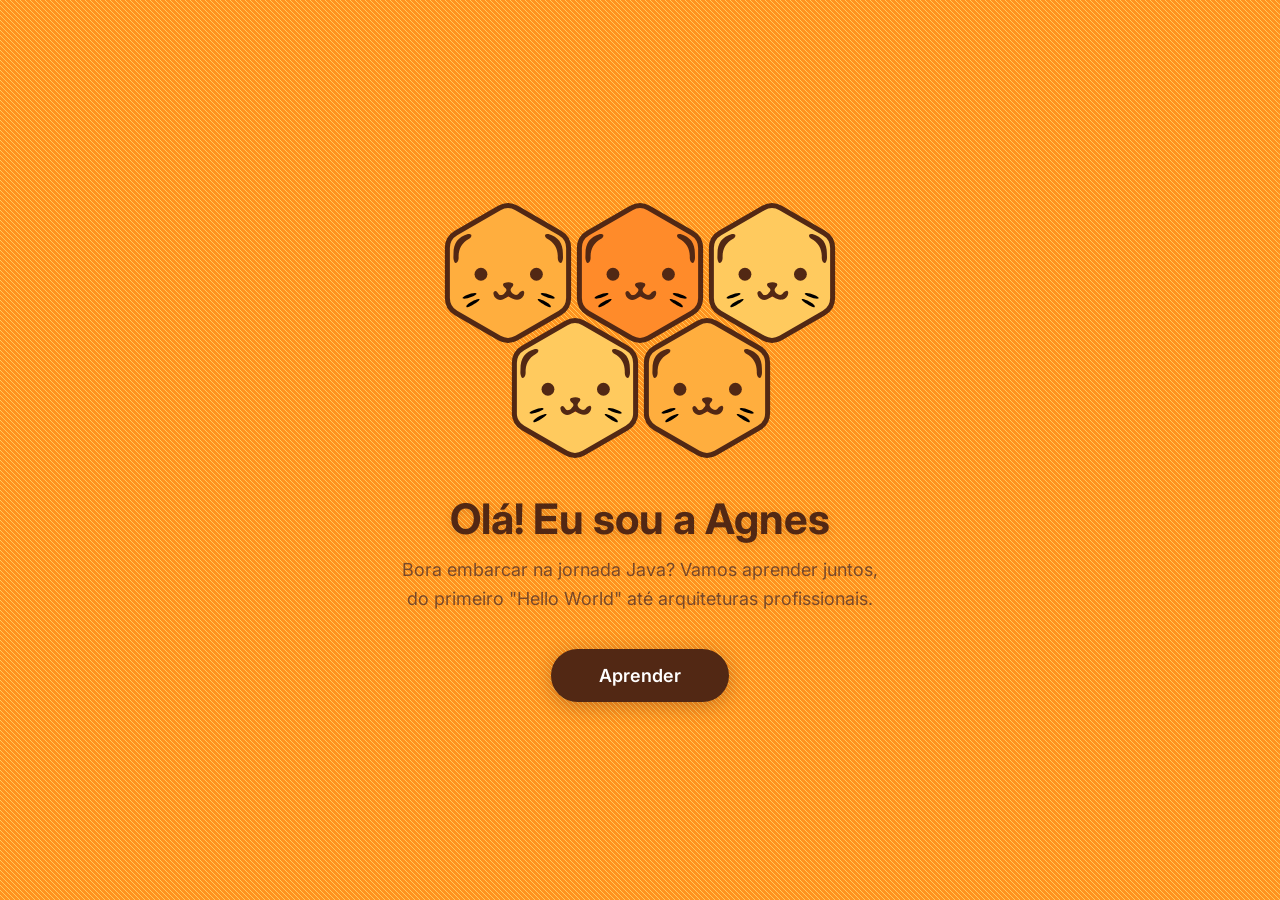
<file: src/main/resources/static/welcome.html>
<!DOCTYPE html>
<html lang="pt-BR">

<head>
    <meta charset="UTF-8">
    <meta name="viewport" content="width=device-width, initial-scale=1.0">
    <meta name="description" content="Agnes - Sua mentora de Java, do júnior ao pleno">
    <title>Agnes</title>
    <link rel="preconnect" href="https://fonts.googleapis.com">
    <link rel="preconnect" href="https://fonts.gstatic.com" crossorigin>
    <link href="https://fonts.googleapis.com/css2?family=Inter:wght@300;400;500;600;700&display=swap" rel="stylesheet">
    <link rel="icon" type="image/svg+xml" href="favicon.svg">
    <style>
        /* Layout */
        * {
            margin: 0;
            padding: 0;
            box-sizing: border-box;
        }

        body {
            background-image: url("data:image/svg+xml;utf8,%3Csvg version='1.1' xmlns='http://www.w3.org/2000/svg' xmlns:xlink='http://www.w3.org/1999/xlink' width='5' height='5' style='background%2Dcolor:hsl(31,100%,56%);'%3E%3Cline x2='5' y2='5' stroke='hsl(40,100%,68%)' /%3E%3C/svg%3E");
            font-family: 'Inter', sans-serif;
            min-height: 100vh;
            display: flex;
            flex-direction: column;
            align-items: center;
            justify-content: center;
            overflow: hidden;
        }

        svg {
            width: 150px;
            overflow: visible;
            pointer-events: none;
        }

        .a {
            display: grid;
            grid-template-columns: 217px;
            grid-template-rows: 115px;
        }

        .b {
            display: grid;
            width: 415px;
            height: 265px;
            grid-template-columns: repeat(3, 132px);
            grid-template-rows: 115px;
            position: relative;
            margin: 0 auto;
        }

        svg.used {
            display: block;
            justify-self: start;
        }

        svg:nth-of-type(2) {
            justify-self: end;
        }

        /* SVG root */
        #root {
            position: absolute;
            width: 1px;
            left: -100em;
        }

        .theHex {
            pointer-events: all;
        }

        #theHex {
            stroke: #522814;
            stroke-width: 5px;
        }

        use {
            transition: transform 0.3s ease-out;
        }

        .use_lb {
            transform-origin: 47px 101px;
        }

        .use_lt {
            transform-origin: 44px 96px;
        }

        .use_rb {
            transform-origin: 105px 101px;
        }

        .use_rt {
            transform-origin: 108px 96px;
        }

        .use_eyes {
            transform-origin: 104px 76px;
        }

        .theHex~use {
            pointer-events: none;
        }

        .theHex:hover~.use_lb,
        .theHex:hover~.use_lt {
            transform: rotate(25deg);
        }

        .theHex:hover~.use_rb,
        .theHex:hover~.use_rt {
            transform: rotate(-25deg);
        }

        .theHex:hover~.use_eyes {
            transform: scaleY(0.5);
        }

        #snout,
        #ears,
        #wiskers,
        #eyes {
            fill: #522814;
        }

        .tongue {
            fill: hsla(0, 100%, 50%, .5);
        }

        /* conteudo de boas vindas */
        .welcome-container {
            text-align: center;
            position: relative;
            z-index: 2;
        }

        .welcome-intro {
            margin-top: 30px;
            padding: 0 20px;
        }

        .welcome-intro h1 {
            font-size: 42px;
            font-weight: 700;
            color: #522814;
            margin-bottom: 12px;
            text-shadow: 0 2px 8px rgba(82, 40, 20, 0.15);
        }

        .welcome-intro p {
            font-size: 18px;
            color: #7a4a2a;
            max-width: 500px;
            margin: 0 auto 36px;
            line-height: 1.6;
            font-weight: 400;
        }

        .btn-aprender {
            display: inline-block;
            padding: 16px 48px;
            font-size: 18px;
            font-weight: 600;
            font-family: 'Inter', sans-serif;
            color: #fff;
            background: #522814;
            border: none;
            border-radius: 50px;
            cursor: pointer;
            text-decoration: none;
            transition: all 0.3s cubic-bezier(0.175, 0.885, 0.32, 1.275);
            box-shadow: 0 4px 20px rgba(82, 40, 20, 0.3);
        }

        .btn-aprender:hover {
            transform: scale(1.08) translateY(-2px);
            box-shadow: 0 8px 30px rgba(82, 40, 20, 0.4);
            background: #6b3520;
        }

        .btn-aprender:active {
            transform: scale(0.97);
        }

        /* Responsividade */
        @media (max-width: 500px) {
            .b {
                width: 280px;
                grid-template-columns: repeat(3, 90px);
                grid-template-rows: 80px;
            }

            .a {
                grid-template-columns: 150px;
                grid-template-rows: 80px;
            }

            svg.used {
                width: 100px;
            }

            .welcome-intro h1 {
                font-size: 30px;
            }

            .welcome-intro p {
                font-size: 15px;
            }
        }
    </style>
</head>

<body>
    <!-- SVG -->
    <svg viewBox="0 0 150 150" width="1" id="root">
        <defs>
            <symbol id="thecat" viewBox="0 0 120 120">
                <path id="snout" d="M60.355,68.971c-6.096,4.684-10.809,5.317-14.413,1.48c-1.275-1.358-2.395-4.752-1.638-5.77
                    c2.121-2.854,3.688-0.457,5.209,1.514c2.111,2.736,4.582,1.498,6.422-0.305c1.678-1.644,3.942-3.74,0.751-6.146
                    c-2.091-1.576-3.138-4.14-0.671-5.119c2.697-1.071,5.708-1.523,9.052,0.185c1.635,1.414,0.174,3.384-0.792,4.443
                    c-2.604,2.858-1.254,5.079,0.871,6.749c2.289,1.797,4.898,2.686,7.205-0.719c0.805-1.188,3.344-2.668,4.506-2.141
                    c1.494,1.119,0.793,3.934,0.064,5.301C73.988,73.949,67.191,74.123,60.355,68.971z" />
                <g id="ears">
                    <path id="l_ear" d="M0.549,22.902C0.359,11.312,5.463,4.237,16.305,1.164c1.019-0.288,2.954-0.062,3.52,0.778
                        c0.969,2.364-1.785,4.089-2.219,4.324C9.243,10.795,5.687,17.926,6.16,27.271c-0.148,3.132-1.513,5.434-3.065,5.434
                        c-1.519,0-2.132-2.443-2.44-3.834C0.231,26.969,0.549,24.9,0.549,22.902z" />
                    <path id="r_ear" d="M119.779,28.871c-0.309,1.391-0.922,3.834-2.441,3.834c-1.551,0-2.916-2.302-3.064-5.434
                        c0.473-9.345-3.083-16.476-11.445-21.005c-0.435-0.235-3.188-1.96-2.22-4.324c0.566-0.84,2.501-1.066,3.521-0.778
                        c10.842,3.073,15.945,10.148,15.756,21.738C119.885,24.9,120.203,26.969,119.779,28.871z" />
                </g>
            </symbol>

            <g id="wiskers">
                <symbol id="_lb_wisker" viewBox="0 0 120 120">
                    <path id="lb_wisker"
                        d="M28.962,72.202c0.875,2.007-13.469,10.183-14.186,8.491C12.966,77.405,28.079,70.452,28.962,72.202z" />
                </symbol>
                <symbol id="_lt_wisker" viewBox="0 0 120 120">
                    <path id="lt_wisker"
                        d="M25.74,66.219c0.455,1.896-14.707,7.321-15.318,4.727C9.845,68.933,24.709,63.314,25.74,66.219z" />
                </symbol>
                <symbol id="_rb_wisker" viewBox="0 0 120 120">
                    <path id="rb_wisker"
                        d="M106.629,80.693c-0.716,1.691-15.061-6.484-14.186-8.491C93.327,70.452,108.439,77.405,106.629,80.693z" />
                </symbol>
                <symbol id="_rt_wisker" viewBox="0 0 120 120">
                    <path id="rt_wisker"
                        d="M110.984,70.945c-0.611,2.595-15.773-2.83-15.318-4.727C96.697,63.314,111.562,68.933,110.984,70.945z" />
                </symbol>
            </g>

            <symbol id="eyes" viewBox="0 0 120 120">
                <circle id="R_eye" r="7" cx="91" cy="45" />
                <use xlink:href="#R_eye" transform="translate(-60.5,0)" />
            </symbol>

            <g id="theHex">
                <path id="hx" d="M66.34,10 
                    Q75,5 83.66,10 
                    L126.96,35 
                    Q135.62,40 135.62,50
                    L135.62,100 
                    Q135.62,110 126.96,115
                    L83.66,140 
                    Q75,145 66.34,140
                    L23,115 Q14.38,110 14.38,100
                    L14.38,50 
                    Q14.38,40 23,35Z"></path>
            </g>
        </defs>
    </svg>

    <div class="welcome-container">
        <!-- Cat grid -->
        <div class="b">
            <div class="a">
                <svg viewBox="0 0 150 150" class="used">
                    <use xlink:href="#theHex" class="theHex" fill="#ffae3e" />
                    <use xlink:href="#_lb_wisker" class="use_lb" width="110" x="20" y="15" />
                    <use xlink:href="#_lt_wisker" class="use_lt" width="110" x="20" y="15" />
                    <use xlink:href="#_rb_wisker" class="use_rb" width="110" x="20" y="15" />
                    <use xlink:href="#_rt_wisker" class="use_rt" width="110" x="20" y="15" />
                    <use xlink:href="#eyes" class="use_eyes" width="110" x="20" y="15" />
                    <path class="tongue" d="M75 97H65A5,10 0 0 0 85,97z" />
                    <use xlink:href="#thecat" width="110" x="20" y="15" />
                </svg>
                <svg viewBox="0 0 150 150" class="used">
                    <use xlink:href="#theHex" class="theHex" fill="#ffca5e" />
                    <use xlink:href="#_lb_wisker" class="use_lb" width="110" x="20" y="15" />
                    <use xlink:href="#_lt_wisker" class="use_lt" width="110" x="20" y="15" />
                    <use xlink:href="#_rb_wisker" class="use_rb" width="110" x="20" y="15" />
                    <use xlink:href="#_rt_wisker" class="use_rt" width="110" x="20" y="15" />
                    <use xlink:href="#eyes" class="use_eyes" width="110" x="20" y="15" />
                    <path class="tongue" d="M75 97H65A5,10 0 0 0 85,97z" />
                    <use xlink:href="#thecat" width="110" x="20" y="15" />
                </svg>
            </div>
            <div class="a">
                <svg viewBox="0 0 150 150" class="used">
                    <use xlink:href="#theHex" class="theHex" fill="#ff8b2a" />
                    <use xlink:href="#_lb_wisker" class="use_lb" width="110" x="20" y="15" />
                    <use xlink:href="#_lt_wisker" class="use_lt" width="110" x="20" y="15" />
                    <use xlink:href="#_rb_wisker" class="use_rb" width="110" x="20" y="15" />
                    <use xlink:href="#_rt_wisker" class="use_rt" width="110" x="20" y="15" />
                    <use xlink:href="#eyes" class="use_eyes" width="110" x="20" y="15" />
                    <path class="tongue" d="M75 97H65A5,10 0 0 0 85,97z" />
                    <use xlink:href="#thecat" width="110" x="20" y="15" />
                </svg>
                <svg viewBox="0 0 150 150" class="used">
                    <use xlink:href="#theHex" class="theHex" fill="#ffae3e" />
                    <use xlink:href="#_lb_wisker" class="use_lb" width="110" x="20" y="15" />
                    <use xlink:href="#_lt_wisker" class="use_lt" width="110" x="20" y="15" />
                    <use xlink:href="#_rb_wisker" class="use_rb" width="110" x="20" y="15" />
                    <use xlink:href="#_rt_wisker" class="use_rt" width="110" x="20" y="15" />
                    <use xlink:href="#eyes" class="use_eyes" width="110" x="20" y="15" />
                    <path class="tongue" d="M75 97H65A5,10 0 0 0 85,97z" />
                    <use xlink:href="#thecat" width="110" x="20" y="15" />
                </svg>
            </div>
            <div class="a">
                <svg viewBox="0 0 150 150" class="used">
                    <use xlink:href="#theHex" class="theHex" fill="#ffca5e" />
                    <use xlink:href="#_lb_wisker" class="use_lb" width="110" x="20" y="15" />
                    <use xlink:href="#_lt_wisker" class="use_lt" width="110" x="20" y="15" />
                    <use xlink:href="#_rb_wisker" class="use_rb" width="110" x="20" y="15" />
                    <use xlink:href="#_rt_wisker" class="use_rt" width="110" x="20" y="15" />
                    <use xlink:href="#eyes" class="use_eyes" width="110" x="20" y="15" />
                    <path class="tongue" d="M75 97H65A5,10 0 0 0 85,97z" />
                    <use xlink:href="#thecat" width="110" x="20" y="15" />
                </svg>
            </div>
        </div>

        <!-- Intro -->
        <div class="welcome-intro">
            <h1>Olá! Eu sou a Agnes</h1>
            <p>Bora embarcar na jornada Java? Vamos aprender juntos, do primeiro "Hello World" até arquiteturas
                profissionais.</p>
            <a href="index.html" class="btn-aprender">Aprender</a>
        </div>
    </div>

    <script>
        let rid = null;
        let cats = [];

        class Path {
            constructor(path) {
                this.memory = [1, 10];
                this.target = this.memory[0];
                this.value = this.memory[1];
                this.path = path;
            }

            updatePath() {
                this.path.setAttributeNS(null, "d", `M75 97H65A5,${this.value} 0 0 0 85,97z`);
            }

            updateValue() {
                let dist = this.target - this.value;
                let vel = dist / 10;
                this.value += vel;
            }
        }

        let svgs = Array.from(document.querySelectorAll("svg.used"));

        svgs.forEach(svg => {
            let tongue = svg.querySelector(".tongue");
            let hex = svg.querySelector(".theHex");
            let p = new Path(tongue);
            cats.push(p);

            hex.addEventListener("mouseover", () => {
                p.target = p.memory[1];
                p.memory.reverse();
            });

            hex.addEventListener("mouseleave", () => {
                p.target = p.memory[1];
                p.memory.reverse();
            });
        });

        function Frame() {
            rid = window.requestAnimationFrame(Frame);
            cats.forEach(p => {
                p.updateValue();
                p.updatePath();
            });
        }

        Frame();
    </script>
</body>

</html>
</file>
